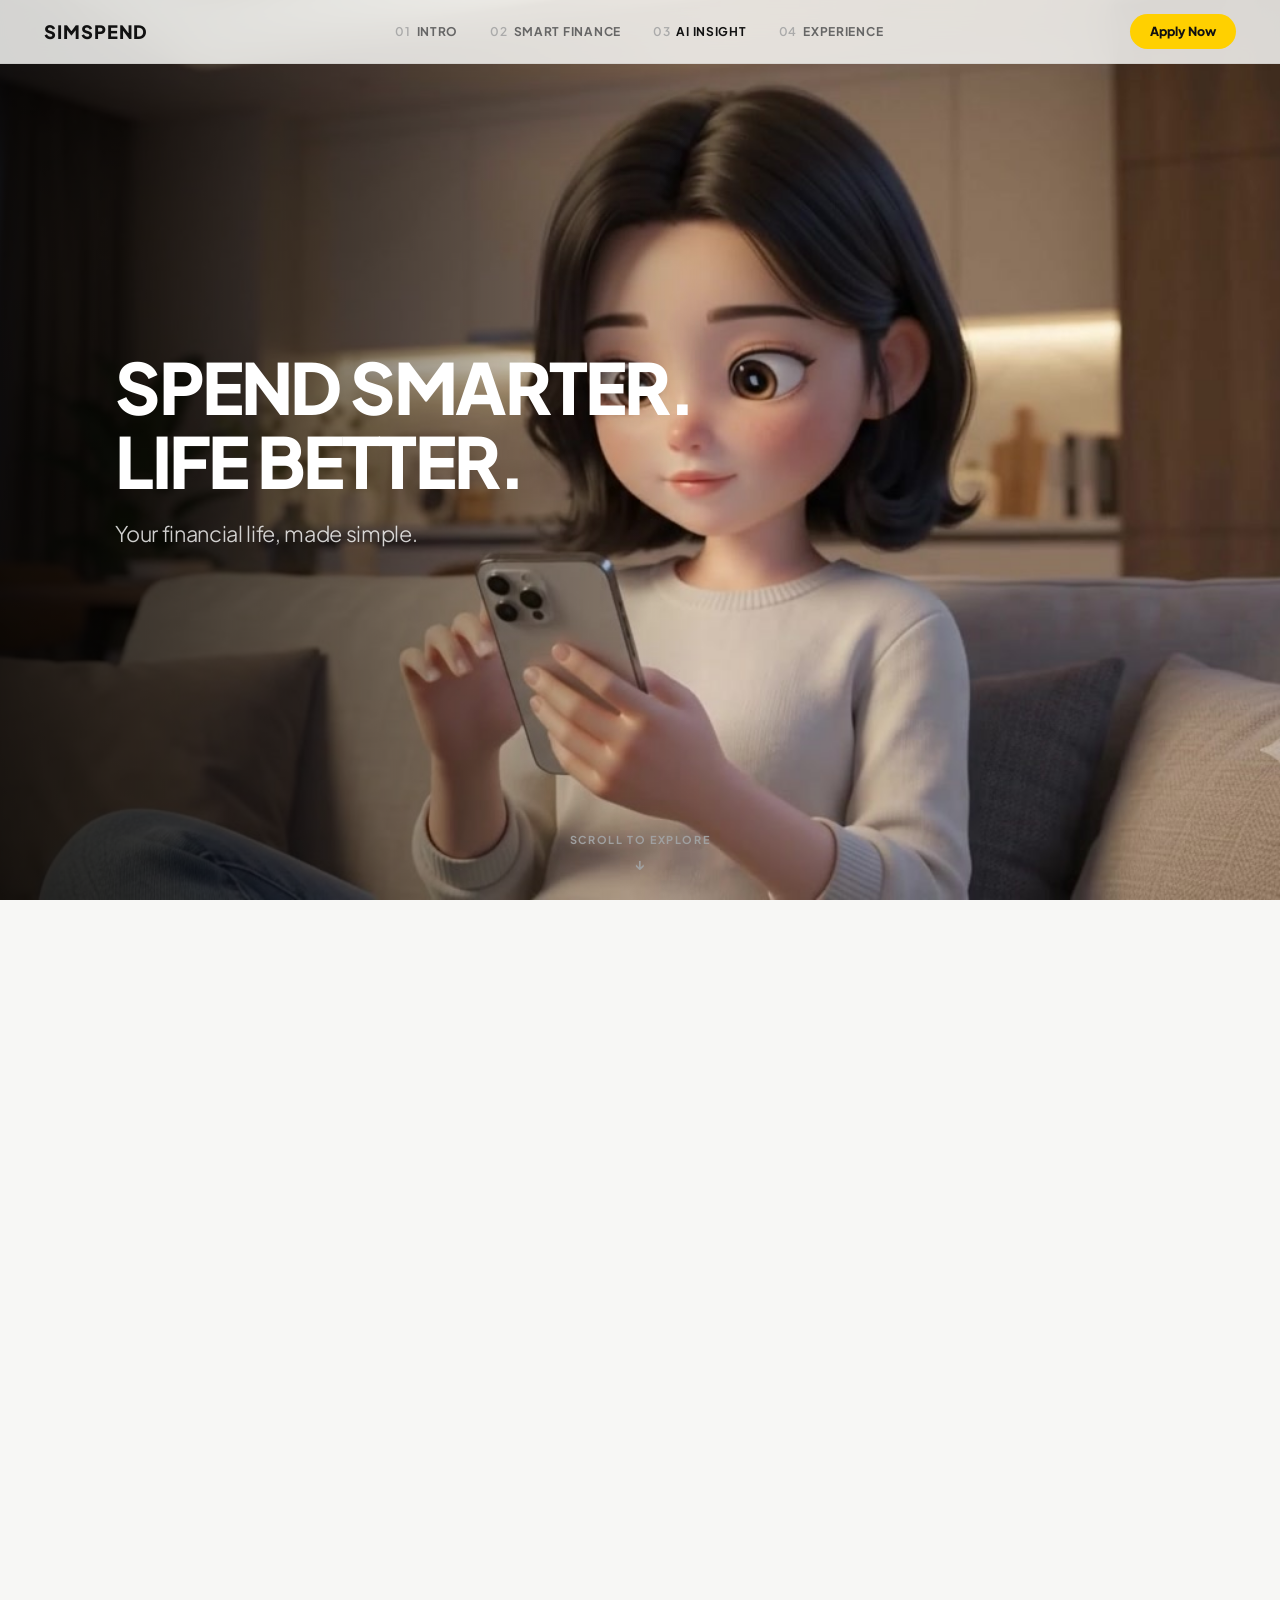
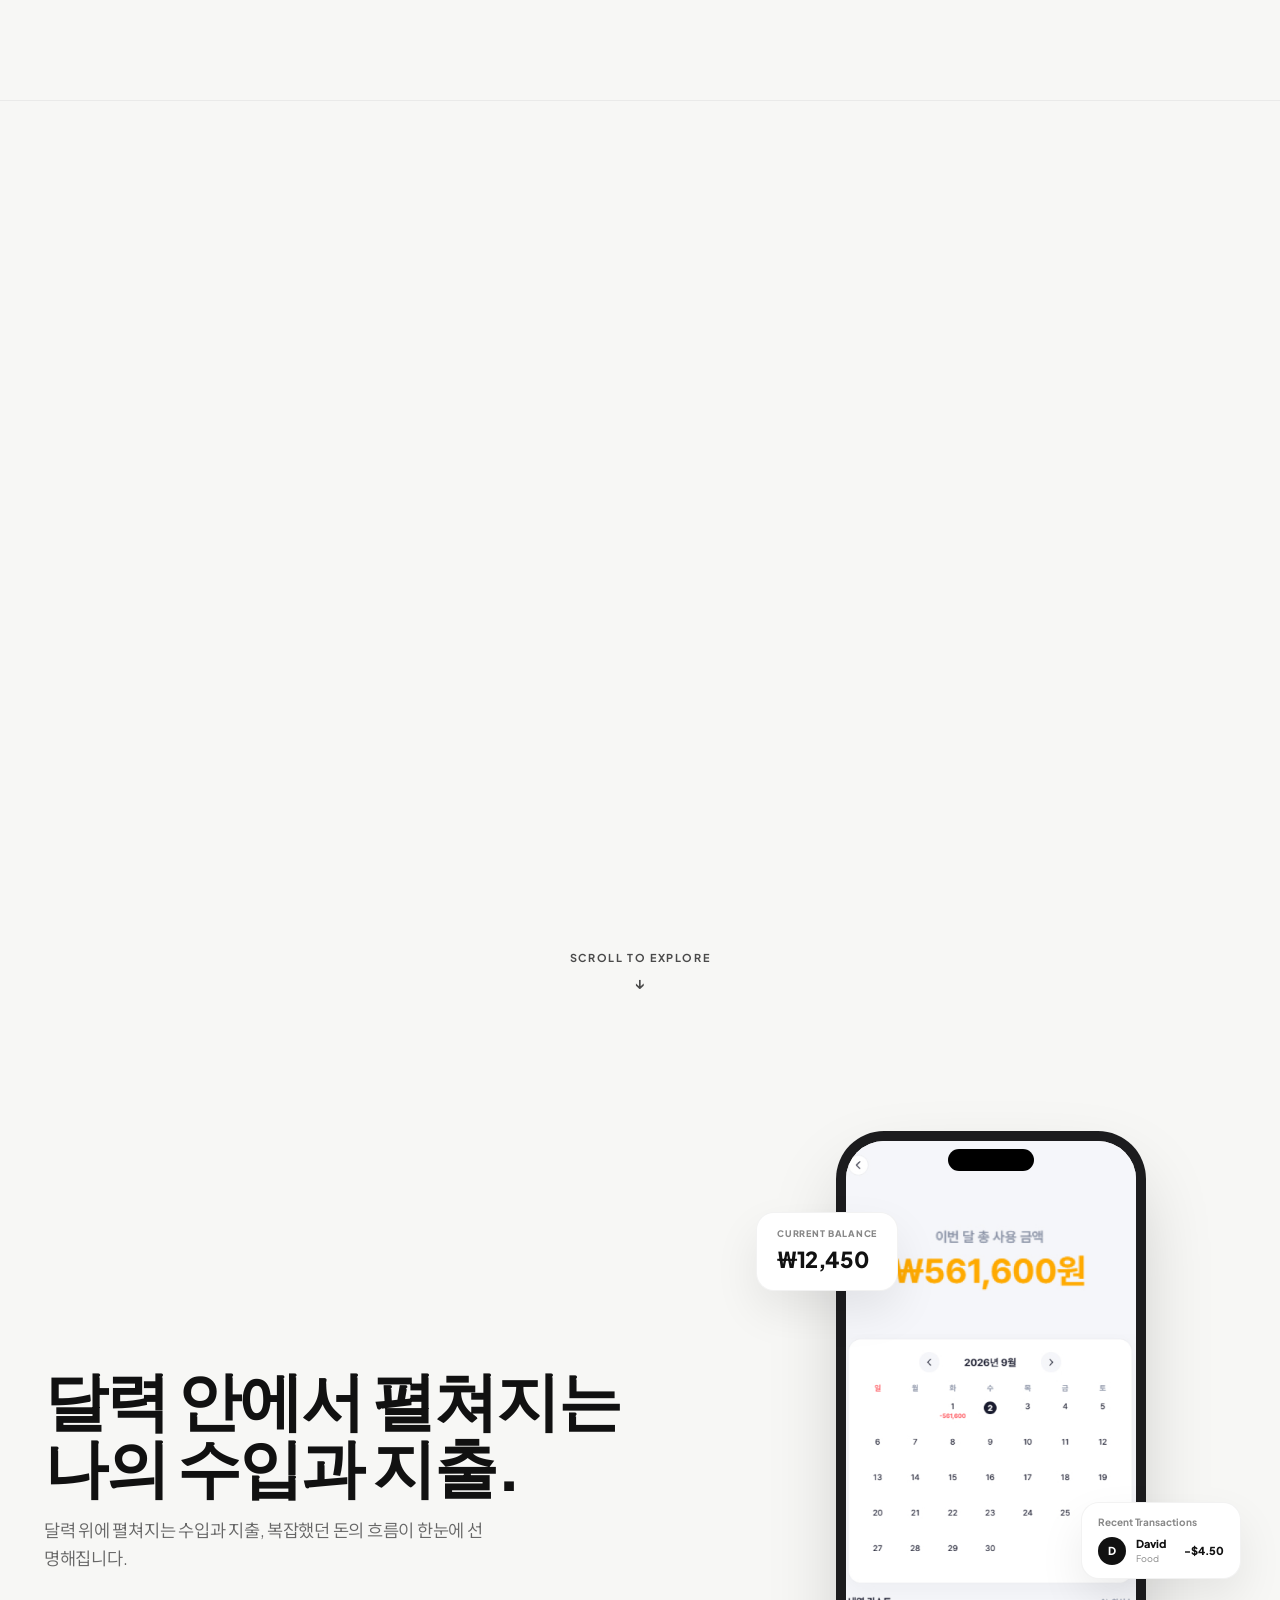
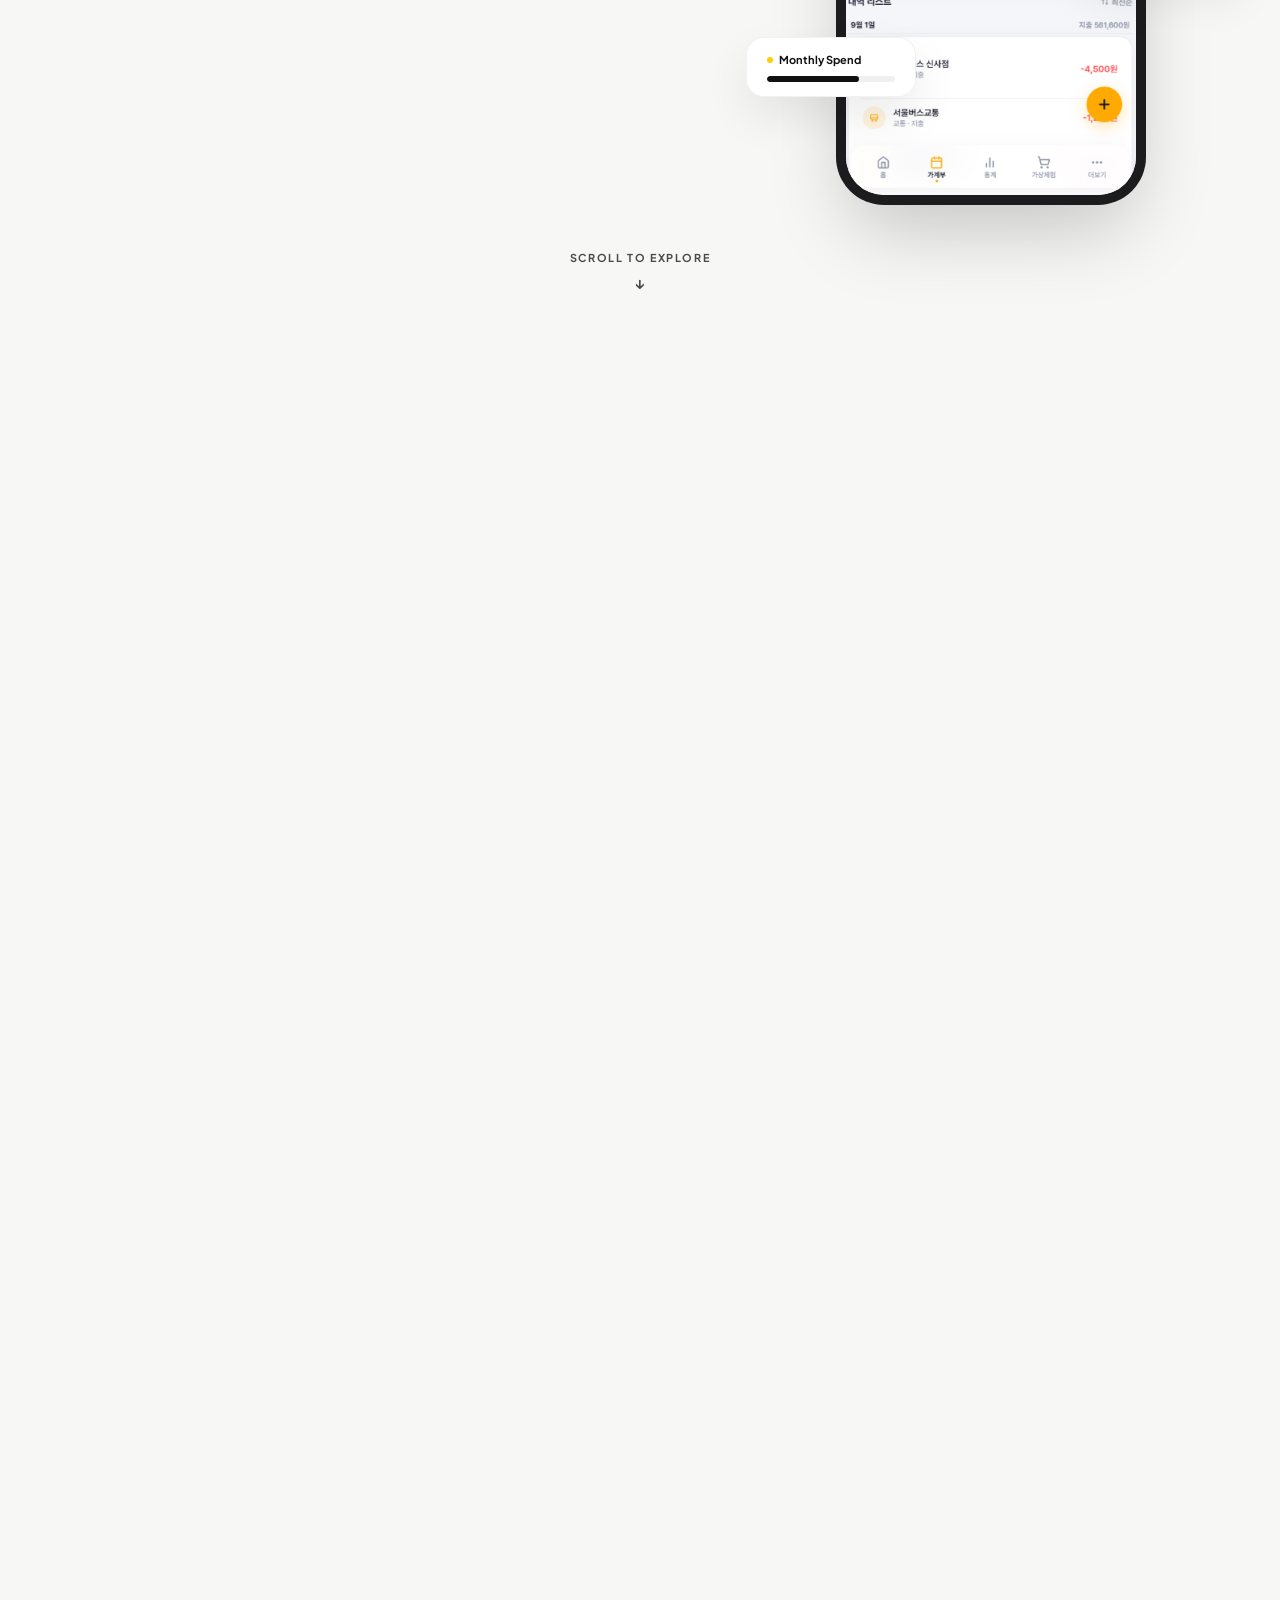
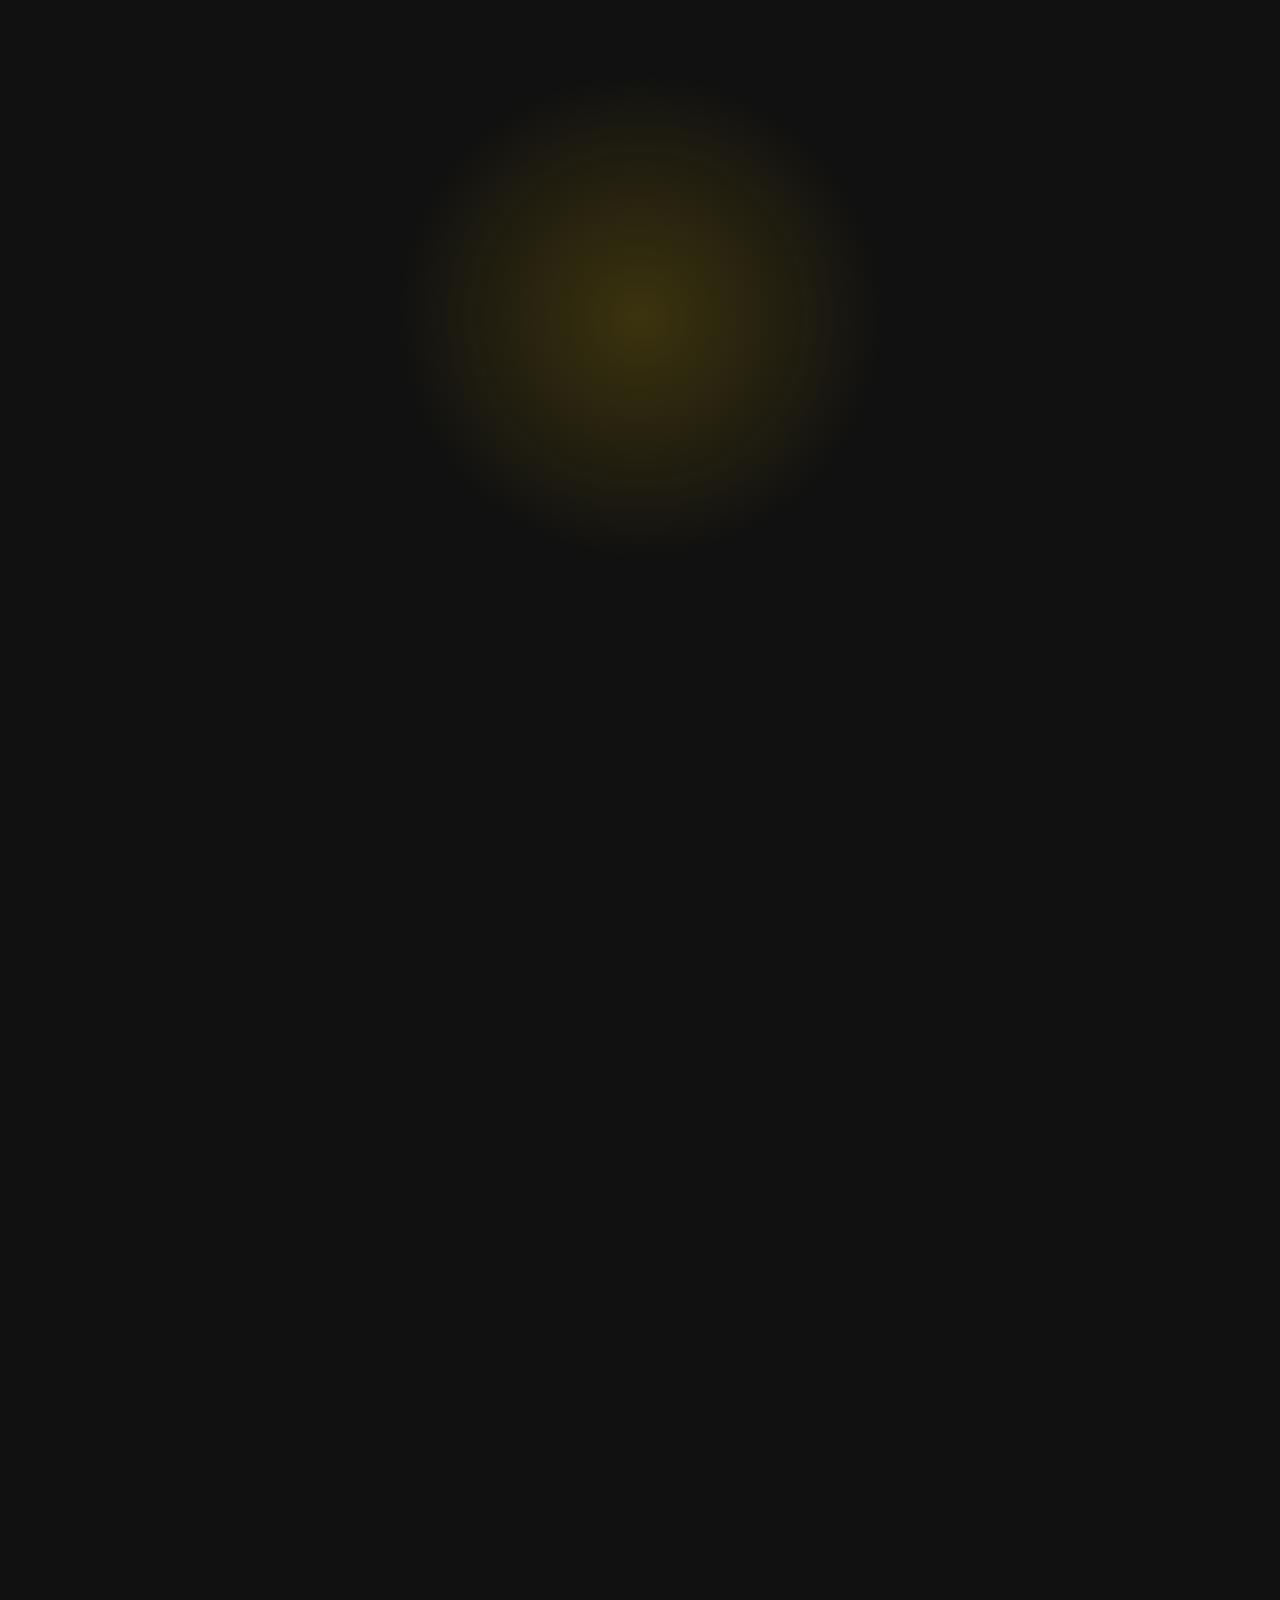
<file: index.html>
<!DOCTYPE html>
<html lang="en">

<head>
  <meta charset="UTF-8">
  <meta name="viewport" content="width=device-width, initial-scale=1.0">
  <title>SimSpend — Spend Smarter. Live Better.</title>
  <meta name="description"
    content="SimSpend personal finance application — track spending, understand your money with cinematic clarity, and make smarter financial decisions with AI insights.">
  <link rel="preconnect" href="https://fonts.googleapis.com">
  <link rel="preconnect" href="https://fonts.gstatic.com" crossorigin>
  <link
    href="https://fonts.googleapis.com/css2?family=Noto+Sans+KR:wght@300;400;500&family=Plus+Jakarta+Sans:ital,wght@0,300;0,400;0,500;0,600;0,700;0,800;1,800&display=swap"
    rel="stylesheet">
  <link rel="stylesheet" href="style.css">
</head>

<body>

  <!-- 01. NAVIGATION -->
  <header class="site-header" id="site-header">
    <div class="nav-container">
      <a href="#hero" class="nav-logo">SIMSPEND</a>
      <nav class="nav-menu">
        <a href="#hero" class="nav-link active"><span class="num">01</span> INTRO</a>
        <a href="#overview" class="nav-link"><span class="num">02</span> SMART FINANCE</a>
        <a href="#insight" class="nav-link"><span class="num">03</span> AI INSIGHT</a>
        <a href="#experience" class="nav-link"><span class="num">04</span> EXPERIENCE</a>
      </nav>
      <a href="#experience" class="nav-cta">Apply Now</a>
    </div>
  </header>

  <!-- 01.5 SCROLL SCRUBBING HERO SECTION -->
  <section class="scroll-hero-section" id="scroll-hero">
    <div class="scroll-hero-sticky">
      <canvas id="hero-canvas" class="hero-canvas"></canvas>
      <div class="hero-gradient-overlay" id="hero-gradient-overlay"></div>
      <div class="hero-copy-container" id="hero-copy-container">
        <h1 class="scroll-hero-title">
          SPEND SMARTER.<br>
          LIFE BETTER.
        </h1>
        <p class="scroll-hero-subtitle">Your financial life, made simple.</p>
      </div>
      <div class="hero-ending-copy" id="hero-ending-copy">
        <h2 class="ending-copy-title">SimSPEND</h2>
        <p class="ending-copy-subtitle">새로운 소비의 시작</p>
      </div>
      <div class="scroll-explore" id="scroll-hero-explore">
        <span>SCROLL TO EXPLORE</span>
        <div class="scroll-arrow">↓</div>
      </div>
    </div>
  </section>

  <!-- 02. HERO SECTION -->
  <section class="hero-section" id="hero">
    <div class="container hero-container">
      <div class="hero-text-content">
        <h1 class="hero-title">
          <span class="hero-title-line-wrap"><span class="hero-title-line">SPEND</span></span>
          <span class="hero-title-line-wrap"><span class="hero-title-line">SMARTER. LIVE</span></span>
          <span class="hero-title-line-wrap"><span class="hero-title-line">BETTER.</span></span>
        </h1>
        <p class="hero-subtitle">Your financial life, made simple.</p>
      </div>

      <div class="hero-visual">
        <div class="phone-wrapper hero-phone-wrap">
          <div class="phone-glow"></div>
          <div class="phone-device hero-phone">
            <div class="phone-island"></div>
            <div class="phone-screen">
              <img src="design/01.jpg" alt="SimSpend App Screen" class="hero-phone-img">
            </div>
          </div>
        </div>
      </div>

      <div class="scroll-explore">
        <span>SCROLL TO EXPLORE</span>
        <div class="scroll-arrow">↓</div>
      </div>
    </div>
  </section>

  <!-- 02.5 CORE EXPERIENCE SECTION -->
  <section class="features-section" id="features">
    <div class="container features-container">
      <div class="features-header">
        <span class="features-tag">WHY SIMSPEND</span>
        <h2 class="section-title center">
          소비를 바꾸는 새로운 경험
        </h2>
      </div>

      <div class="features-grid">
        <!-- Pillar 1 -->
        <div class="feature-card">
          <div class="feature-card-top">
            <span class="feature-step">01</span>
            <p class="feature-user-quote">“충동 소비를 줄일 수 있는 어플이 필요해요!”</p>
          </div>
          <div class="feature-visual-box">
            <div class="visual-icon-wrap icon-shield">
              <svg width="28" height="28" viewBox="0 0 24 24" fill="none" stroke="currentColor" stroke-width="2">
                <path d="M12 22s8-4 8-10V5l-8-3-8 3v7c0 6 8 10 8 10z" />
              </svg>
            </div>
          </div>
          <div class="feature-card-bottom">
            <h3 class="feature-main-msg">충동구매를 막아주는<br><span class="accent-highlight">새로운 소비 경험</span></h3>
          </div>
        </div>

        <!-- Pillar 2 -->
        <div class="feature-card">
          <div class="feature-card-top">
            <span class="feature-step">02</span>
            <p class="feature-user-quote">“다 똑같은 가계부 어플 어디 없을까요?<br>새롭고 재밌는 가계부가 필요해요.”</p>
          </div>
          <div class="feature-visual-box">
            <div class="visual-icon-wrap icon-sparkle">
              <svg width="28" height="28" viewBox="0 0 24 24" fill="none" stroke="currentColor" stroke-width="2">
                <polygon
                  points="12 2 15.09 8.26 22 9.27 17 14.14 18.18 21.02 12 17.77 5.82 21.02 7 14.14 2 9.27 8.91 8.26 12 2" />
              </svg>
            </div>
          </div>
          <div class="feature-card-bottom">
            <h3 class="feature-main-msg">기존 가계부와<br><span class="accent-highlight">차별화된 새로운 방식</span></h3>
          </div>
        </div>

        <!-- Pillar 3 -->
        <div class="feature-card">
          <div class="feature-card-top">
            <span class="feature-step">03</span>
            <p class="feature-user-quote">“가계부는 소비한 뒤에 기록할 뿐,<br>결제 전에는 도움을 주지 못해요.”</p>
          </div>
          <div class="feature-visual-box">
            <div class="visual-icon-wrap icon-lightning">
              <svg width="28" height="28" viewBox="0 0 24 24" fill="none" stroke="currentColor" stroke-width="2">
                <polygon points="13 2 3 14 12 14 11 22 21 10 12 10 13 2" />
              </svg>
            </div>
          </div>
          <div class="feature-card-bottom">
            <h3 class="feature-main-msg">기록을 넘어<br><span class="accent-highlight">결제 전 소비까지 관리</span></h3>
          </div>
        </div>
      </div>
    </div>
    <div class="scroll-explore theme-dark">
      <span>SCROLL TO EXPLORE</span>
      <div class="scroll-arrow">↓</div>
    </div>
  </section>

  <!-- 03. OVERVIEW SECTION -->
  <section class="overview-section" id="overview">
    <div class="overview-sticky-wrapper">
      <div class="container overview-container">

        <!-- LEFT FIXED TEXT COLUMN (PURE CROSS FADE) -->
        <div class="overview-text-column">

          <div class="overview-text-item active" data-step="0">
            <h2 class="section-title">
              달력 안에서 펼쳐지는<br>
              나의 수입과 지출.
            </h2>
            <p class="section-subtitle">
              달력 위에 펼쳐지는 수입과 지출, 복잡했던 돈의 흐름이 한눈에 선명해집니다.
            </p>
          </div>

          <div class="overview-text-item" data-step="1">
            <h2 class="section-title">
              복잡한 소비 지출 통계,<br>
              이제 더 명확하게.
            </h2>
            <p class="section-subtitle">
              복잡했던 통계를 더 단순하게, 필요한 정보는 더 명확하게 보여줍니다.
            </p>
          </div>

          <div class="overview-text-item" data-step="2">
            <h2 class="section-title">
              미리 경험하고,<br>
              달라지는 소비.
            </h2>
            <p class="section-subtitle">
              가상 구매와 가상 배달로 소비를 미리 경험하고, 실제 지출 전 선택을 확인할 수 있습니다.
            </p>
          </div>

          <div class="overview-text-item" data-step="3">
            <h2 class="section-title">
              미리 만나는,<br>
              새로운 소비 경험.
            </h2>
            <p class="section-subtitle">
              실제 소비 전 새로운 쇼핑 경험을 먼저 만나보세요.
            </p>
          </div>

        </div>

        <!-- RIGHT VERTICAL SLIDING MOCKUP COLUMN -->
        <div class="overview-visual-column">

          <!-- STEP 01 -->
          <div class="overview-phone-step active" data-step="0">
            <div class="phone-wrapper overview-phone-wrap">
              <div class="phone-device overview-phone">
                <div class="phone-island"></div>
                <div class="phone-screen">
                  <img src="design/02.jpg" alt="Overview Screen 02" class="overview-phone-img">
                </div>
              </div>
              <div class="floating-card card-balance">
                <div class="card-label">CURRENT BALANCE</div>
                <div class="card-value">₩12,450</div>
              </div>
              <div class="floating-card card-monthly">
                <div class="card-header-sm">
                  <span class="dot-indicator"></span>
                  <span>Monthly Spend</span>
                </div>
                <div class="card-bar-wrap">
                  <div class="card-bar-fill" style="width: 72%;"></div>
                </div>
              </div>
              <div class="floating-card card-transactions">
                <div class="card-tx-title">Recent Transactions</div>
                <div class="card-tx-row">
                  <div class="tx-avatar">D</div>
                  <div class="tx-meta">
                    <span class="name">David</span>
                    <span class="cat">Food</span>
                  </div>
                  <span class="price">-$4.50</span>
                </div>
              </div>
            </div>
          </div>

          <!-- STEP 02 -->
          <div class="overview-phone-step" data-step="1">
            <div class="phone-wrapper overview-phone-wrap">
              <div class="phone-device overview-phone">
                <div class="phone-island"></div>
                <div class="phone-screen">
                  <img src="design/03.jpg" alt="Overview Screen 03" class="overview-phone-img">
                </div>
              </div>
              <div class="floating-card card-balance">
                <div class="card-label">CURRENT BALANCE</div>
                <div class="card-value">₩12,450</div>
              </div>
              <div class="floating-card card-monthly">
                <div class="card-header-sm">
                  <span class="dot-indicator"></span>
                  <span>Monthly Spend</span>
                </div>
                <div class="card-bar-wrap">
                  <div class="card-bar-fill" style="width: 72%;"></div>
                </div>
              </div>
              <div class="floating-card card-transactions">
                <div class="card-tx-title">Recent Transactions</div>
                <div class="card-tx-row">
                  <div class="tx-avatar">D</div>
                  <div class="tx-meta">
                    <span class="name">David</span>
                    <span class="cat">Food</span>
                  </div>
                  <span class="price">-$4.50</span>
                </div>
              </div>
            </div>
          </div>

          <!-- STEP 03 -->
          <div class="overview-phone-step" data-step="2">
            <div class="phone-wrapper overview-phone-wrap">
              <div class="phone-device overview-phone">
                <div class="phone-island"></div>
                <div class="phone-screen">
                  <img src="design/04.jpg" alt="Overview Screen 04" class="overview-phone-img">
                </div>
              </div>
              <div class="floating-card card-balance">
                <div class="card-label">CURRENT BALANCE</div>
                <div class="card-value">₩12,450</div>
              </div>
              <div class="floating-card card-monthly">
                <div class="card-header-sm">
                  <span class="dot-indicator"></span>
                  <span>Monthly Spend</span>
                </div>
                <div class="card-bar-wrap">
                  <div class="card-bar-fill" style="width: 72%;"></div>
                </div>
              </div>
              <div class="floating-card card-transactions">
                <div class="card-tx-title">Recent Transactions</div>
                <div class="card-tx-row">
                  <div class="tx-avatar">D</div>
                  <div class="tx-meta">
                    <span class="name">David</span>
                    <span class="cat">Food</span>
                  </div>
                  <span class="price">-$4.50</span>
                </div>
              </div>
            </div>
          </div>

          <!-- STEP 04 -->
          <div class="overview-phone-step" data-step="3">
            <div class="phone-wrapper overview-phone-wrap">
              <div class="phone-device overview-phone">
                <div class="phone-island"></div>
                <div class="phone-screen">
                  <img src="design/05.jpg" alt="Overview Screen 05" class="overview-phone-img">
                </div>
              </div>
              <div class="floating-card card-balance">
                <div class="card-label">CURRENT BALANCE</div>
                <div class="card-value">₩12,450</div>
              </div>
              <div class="floating-card card-monthly">
                <div class="card-header-sm">
                  <span class="dot-indicator"></span>
                  <span>Monthly Spend</span>
                </div>
                <div class="card-bar-wrap">
                  <div class="card-bar-fill" style="width: 72%;"></div>
                </div>
              </div>
              <div class="floating-card card-transactions">
                <div class="card-tx-title">Recent Transactions</div>
                <div class="card-tx-row">
                  <div class="tx-avatar">D</div>
                  <div class="tx-meta">
                    <span class="name">David</span>
                    <span class="cat">Food</span>
                  </div>
                  <span class="price">-$4.50</span>
                </div>
              </div>
            </div>
          </div>



        </div>

      </div>
      <div class="scroll-explore theme-dark" id="overview-scroll-explore">
        <span>SCROLL TO EXPLORE</span>
        <div class="scroll-arrow">↓</div>
      </div>
    </div>
  </section>


  <!-- 04. INSIGHT SECTION (DARK BG) -->
  <section class="insight-section" id="insight">
    <div class="insight-sticky-wrapper">
      <div class="container insight-container">

        <div class="insight-header">
          <h2 class="section-title light center">YOUR SPENDING, MADE CLEAR.</h2>
          <p class="section-subtitle light center">복잡한 소비 데이터는 간결하게, 필요한 인사이트는 더 선명하게.</p>
        </div>

        <div class="insight-visual">
          <div class="insight-radial-glow"></div>

          <div class="insight-fan-wrapper">
            <!-- 10.jpg (Outermost Left - 4th Fan-out) -->
            <div class="insight-fan-item fan-left-4">
              <div class="phone-device insight-phone">
                <div class="phone-island"></div>
                <div class="phone-screen">
                  <img src="design/10.jpg" alt="Insight Screen 10" class="insight-phone-img">
                </div>
              </div>
            </div>

            <!-- 04.png (Outer Left - 3rd Fan-out) -->
            <div class="insight-fan-item fan-left-3">
              <div class="phone-device insight-phone">
                <div class="phone-island"></div>
                <div class="phone-screen">
                  <img src="design/04.jpg" alt="Insight Screen 04" class="insight-phone-img">
                </div>
              </div>
            </div>

            <!-- 05.png (Middle Left - 2nd Fan-out) -->
            <div class="insight-fan-item fan-left-2">
              <div class="phone-device insight-phone">
                <div class="phone-island"></div>
                <div class="phone-screen">
                  <img src="design/05.jpg" alt="Insight Screen 05" class="insight-phone-img">
                </div>
              </div>
            </div>

            <!-- 08.png (Inner Left - 1st Fan-out) -->
            <div class="insight-fan-item fan-left-1">
              <div class="phone-device insight-phone">
                <div class="phone-island"></div>
                <div class="phone-screen">
                  <img src="design/08.jpg" alt="Insight Screen 08" class="insight-phone-img">
                </div>
              </div>
            </div>

            <!-- 01.png (Center Main - Always Center) -->
            <div class="insight-fan-item fan-center-main">
              <div class="phone-device insight-phone main-phone">
                <div class="phone-island"></div>
                <div class="phone-screen">
                  <img src="design/01.jpg" alt="Insight Screen 01" class="insight-phone-img">
                </div>
              </div>
            </div>

            <!-- 02.png (Inner Right - 1st Fan-out) -->
            <div class="insight-fan-item fan-right-1">
              <div class="phone-device insight-phone">
                <div class="phone-island"></div>
                <div class="phone-screen">
                  <img src="design/02.jpg" alt="Insight Screen 02" class="insight-phone-img">
                </div>
              </div>
            </div>

            <!-- 07.png (Middle Right - 2nd Fan-out) -->
            <div class="insight-fan-item fan-right-2">
              <div class="phone-device insight-phone">
                <div class="phone-island"></div>
                <div class="phone-screen">
                  <img src="design/07.jpg" alt="Insight Screen 07" class="insight-phone-img">
                </div>
              </div>
            </div>

            <!-- 03.png (Outer Right - 3rd Fan-out) -->
            <div class="insight-fan-item fan-right-3">
              <div class="phone-device insight-phone">
                <div class="phone-island"></div>
                <div class="phone-screen">
                  <img src="design/03.jpg" alt="Insight Screen 03" class="insight-phone-img">
                </div>
              </div>
            </div>

            <!-- 09.jpg (Outermost Right - 4th Fan-out) -->
            <div class="insight-fan-item fan-right-4">
              <div class="phone-device insight-phone">
                <div class="phone-island"></div>
                <div class="phone-screen">
                  <img src="design/09.jpg" alt="Insight Screen 09" class="insight-phone-img">
                </div>
              </div>
            </div>
          </div>

        </div>

        <p class="insight-footer-text">Understand your spending. Make better decisions.</p>
      </div>
      <div class="scroll-explore theme-light" id="insight-scroll-explore">
        <span>SCROLL TO EXPLORE</span>
        <div class="scroll-arrow">↓</div>
      </div>
    </div>
  </section>




  <!-- 05. APP EXPERIENCE & CTA SECTION -->
  <section class="experience-section" id="experience">
    <div class="container experience-container">
      <div class="experience-header">
        <h2 class="experience-title">이제, 당신의 차례입니다.</h2>
        <p class="experience-subtitle">새로운 소비를 만나는 가장 쉬운 방법.</p>
      </div>

      <div class="experience-phone-wrapper">
        <div class="phone-device cta-phone">
          <div class="phone-island"></div>
          <div class="phone-screen cta-phone-screen">
            <div class="cta-app-bar">
              <span class="cta-app-brand">SimSPEND</span>
            </div>

            <div class="cta-qr-container">
              <p class="cta-qr-header">직접 경험해 보세요</p>
              <div class="cta-qr-frame">
                <img src="design/qr.jpg" alt="SimSpend QR Code" class="cta-qr-img">
              </div>
              <span class="cta-qr-tag">SCAN TO EXPERIENCE</span>
            </div>

            <div class="cta-app-bottom-space"></div>
          </div>
        </div>
      </div>

      <div class="experience-footer">
        <p class="experience-cta-text">QR을 스캔하고 SimSPEND를 경험해보세요.</p>
        <div class="experience-meta">
          SIMSPEND | PERSONAL FINANCE APPLICATION UI / UX DESIGN | 2026
        </div>
      </div>
    </div>
  </section>


  <!-- 07. FOOTER -->
  <footer class="site-footer">
    <div class="container footer-container">
      <div class="footer-left">
        <a href="#hero" class="footer-logo">SIMSPEND</a>
      </div>
      <div class="footer-center">
        <span>© 2026 SIMSPEND. CINEMATIC FINTECH EXPERIENCE.</span>
      </div>
      <div class="footer-right">
        <a href="#">Privacy Policy</a>
        <a href="#">Terms of Service</a>
        <a href="#">Security</a>
        <a href="#">Status</a>
      </div>
    </div>
  </footer>

  <script src="main.js"></script>
</body>

</html>
</file>
<file: style.css>
/* ==========================================================================
   SIMSPEND - LANDING PAGE DESIGN SYSTEM & STYLESHEET
   ========================================================================== */

/* --- RESET & DESIGN TOKENS --- */
*, *::before, *::after {
  box-sizing: border-box;
  margin: 0;
  padding: 0;
}

:root {
  --bg-light: #F7F7F5;
  --bg-dark: #111111;
  --text-dark: #111111;
  --text-muted: #666666;
  --text-light: #FFFFFF;
  --text-dark-muted: #888888;
  --accent-yellow: #FFD000;
  --accent-yellow-hover: #FFE033;
  --border-light: rgba(0, 0, 0, 0.08);
  --border-dark: rgba(255, 255, 255, 0.12);
  --font-family: 'Plus Jakarta Sans', -apple-system, BlinkMacSystemFont, 'Segoe UI', Roboto, sans-serif;
  --header-height: 64px;
}

html {
  font-family: var(--font-family);
  background-color: var(--bg-light);
  color: var(--text-dark);
  scroll-behavior: smooth;
  -webkit-font-smoothing: antialiased;
}

body {
  overflow-x: hidden;
  line-height: 1.5;
}

a {
  color: inherit;
  text-decoration: none;
}

/* --- LAYOUT CONTAINER --- */
.container {
  width: 100%;
  max-width: 1240px;
  margin: 0 auto;
  padding: 0 24px;
}

/* --- TYPOGRAPHY UTILITIES --- */
.section-title {
  font-size: clamp(2.4rem, 5vw, 4.2rem);
  font-weight: 800;
  line-height: 1.05;
  letter-spacing: -0.035em;
  color: var(--text-dark);
  text-transform: uppercase;
}

.section-title.light {
  color: var(--text-light);
}

.section-title.center {
  text-align: center;
}

.section-subtitle {
  font-family: 'Plus Jakarta Sans', 'Noto Sans KR', -apple-system, BlinkMacSystemFont, 'Segoe UI', Roboto, sans-serif;
  font-size: 1.1rem;
  color: var(--text-muted);
  font-weight: 350;
  letter-spacing: -0.015em;
  line-height: 1.6;
  margin-top: 1rem;
  max-width: 440px;
}

.section-subtitle.light {
  color: #999999;
}


/* ==========================================================================
   01. NAVIGATION
   ========================================================================== */
.site-header {
  position: fixed;
  top: 0;
  left: 0;
  width: 100%;
  height: var(--header-height);
  z-index: 1000;
  background: rgba(247, 247, 245, 0.85);
  backdrop-filter: blur(16px);
  -webkit-backdrop-filter: blur(16px);
  border-bottom: 1px solid rgba(0, 0, 0, 0.05);
  transition: background 0.3s ease, border-color 0.3s ease;
}

.site-header.scrolled {
  background: rgba(247, 247, 245, 0.95);
  box-shadow: 0 4px 20px rgba(0, 0, 0, 0.04);
}

.nav-container {
  max-width: 1240px;
  height: 100%;
  margin: 0 auto;
  padding: 0 24px;
  display: flex;
  align-items: center;
  justify-content: space-between;
}

.nav-logo {
  font-size: 1.15rem;
  font-weight: 800;
  letter-spacing: 0.05em;
  color: var(--text-dark);
}

.nav-menu {
  display: flex;
  align-items: center;
  gap: 32px;
}

.nav-link {
  font-size: 0.75rem;
  font-weight: 700;
  letter-spacing: 0.06em;
  color: var(--text-muted);
  transition: color 0.2s ease;
  display: flex;
  align-items: center;
  gap: 6px;
}

.nav-link .num {
  color: #AAAAAA;
  font-weight: 600;
}

.nav-link:hover, .nav-link.active {
  color: var(--text-dark);
}

.nav-cta {
  background: var(--accent-yellow);
  color: var(--text-dark);
  font-size: 0.78rem;
  font-weight: 800;
  padding: 8px 20px;
  border-radius: 999px;
  position: relative;
  overflow: hidden;
  transition: transform 0.3s cubic-bezier(0.16, 1, 0.3, 1), background 0.3s ease, box-shadow 0.3s ease;
}

.nav-cta::after {
  content: '';
  position: absolute;
  top: -50%;
  left: -75%;
  width: 50%;
  height: 200%;
  background: linear-gradient(
    90deg,
    rgba(255, 255, 255, 0) 0%,
    rgba(255, 255, 255, 0.5) 50%,
    rgba(255, 255, 255, 0) 100%
  );
  transform: rotate(25deg);
  transition: transform 0.6s cubic-bezier(0.19, 1, 0.22, 1);
  pointer-events: none;
}

.nav-cta:hover {
  background: var(--accent-yellow-hover);
  transform: translateY(-2px) scale(1.03);
  box-shadow: 0 6px 18px rgba(255, 208, 0, 0.35);
}

.nav-cta:hover::after {
  transform: translate(260%, 0) rotate(25deg);
}


/* ==========================================================================
   02. HERO SECTION
   ========================================================================== */
.hero-section {
  position: relative;
  min-height: 100vh;
  padding-top: calc(var(--header-height) + 40px);
  padding-bottom: 60px;
  display: flex;
  align-items: center;
  background-color: var(--bg-light);
  overflow: hidden;
}

.hero-container {
  display: grid;
  grid-template-columns: 1.1fr 1fr;
  align-items: center;
  gap: 40px;
  width: 100%;
}

.hero-text-content {
  z-index: 2;
}

.hero-title {
  font-size: clamp(3.2rem, 6.2vw, 5.6rem);
  font-weight: 800;
  line-height: 1.02;
  letter-spacing: -0.035em;
  color: var(--text-dark);
  text-transform: uppercase;
}

.hero-title-line-wrap {
  display: block;
  overflow: hidden;
}

.hero-title-line {
  display: block;
  will-change: transform, opacity;
}

.hero-subtitle {
  font-size: 1.25rem;
  color: var(--text-muted);
  font-weight: 500;
  margin-top: 1.75rem;
}

.hero-visual {
  display: flex;
  justify-content: center;
  align-items: center;
  position: relative;
}

.hero-phone-wrap {
  transform: rotate(-6deg) translateY(-10px);
  transition: transform 0.5s ease;
}

.hero-phone-wrap:hover {
  transform: rotate(-3deg) translateY(-18px);
}

.scroll-explore {
  position: absolute;
  bottom: 24px;
  left: 50%;
  transform: translateX(-50%);
  display: flex;
  flex-direction: column;
  align-items: center;
  gap: 6px;
  font-size: 0.68rem;
  font-weight: 700;
  letter-spacing: 0.15em;
  color: #A0A0A0;
  z-index: 5;
  transition: opacity 0.1s linear;
}

.scroll-arrow {
  font-size: 0.9rem;
  animation: bounce 2s infinite ease-in-out;
}

@keyframes bounce {
  0%, 100% { transform: translateY(0); }
  50% { transform: translateY(6px); }
}

/* Reusable theme variations for section scroll indicators */
.scroll-explore.theme-dark {
  color: #4A4A4A;
}

.scroll-explore.theme-light {
  color: rgba(255, 255, 255, 0.85);
}

.scroll-explore.theme-yellow {
  color: #111111;
}

#insight-scroll-explore {
  z-index: 25;
}



/* ==========================================================================
   IPHONE MOCKUP VECTOR SYSTEM
   ========================================================================== */
.phone-wrapper {
  position: relative;
  display: inline-block;
}

.phone-glow {
  position: absolute;
  top: 50%;
  left: 50%;
  transform: translate(-50%, -50%);
  width: 120%;
  height: 120%;
  background: radial-gradient(circle, rgba(255, 208, 0, 0.22) 0%, rgba(255, 208, 0, 0) 70%);
  pointer-events: none;
  z-index: 0;
}

.phone-device {
  position: relative;
  width: 310px;
  height: 630px;
  background: #1C1C1E;
  border-radius: 46px;
  padding: 10px;
  box-shadow: 
    0 30px 60px -15px rgba(0, 0, 0, 0.25),
    0 10px 20px -5px rgba(0, 0, 0, 0.15),
    inset 0 0 0 2px rgba(255, 255, 255, 0.12),
    inset 0 0 0 4px rgba(0, 0, 0, 0.6);
  z-index: 1;
}

.hero-phone {
  width: 310px;
  height: auto;
  aspect-ratio: 402 / 874;
  border-radius: 48px;
}

.phone-island {
  position: absolute;
  top: 18px;
  left: 50%;
  transform: translateX(-50%);
  width: 86px;
  height: 22px;
  background: #000000;
  border-radius: 20px;
  z-index: 20;
}

.phone-screen {
  position: relative;
  width: 100%;
  height: 100%;
  background: #FAF9F6;
  border-radius: 38px;
  overflow: hidden;
  display: flex;
  flex-direction: column;
  font-family: var(--font-family);
  color: #111;
}

.hero-phone-img {
  width: 100%;
  height: 100%;
  object-fit: cover;
  object-position: top center;
  display: block;
}

/* Phone Screen App UI Components */
.app-status-bar {
  display: flex;
  justify-content: space-between;
  align-items: center;
  padding: 14px 22px 4px 24px;
  font-size: 11px;
  font-weight: 700;
  color: #111;
  z-index: 5;
}

.app-status-bar.light-bar {
  color: #FFF;
}

.app-header {
  display: flex;
  justify-content: space-between;
  align-items: center;
  padding: 10px 20px;
}

.user-profile {
  display: flex;
  align-items: center;
  gap: 10px;
}

.user-profile .avatar {
  width: 36px;
  height: 36px;
  border-radius: 50%;
  overflow: hidden;
  border: 1.5px solid #FFF;
  box-shadow: 0 2px 6px rgba(0,0,0,0.1);
}

.user-profile .avatar img {
  width: 100%;
  height: 100%;
  object-fit: cover;
}

.user-profile .greeting {
  display: block;
  font-size: 10px;
  color: #888;
  font-weight: 600;
}

.user-profile .user-name {
  display: block;
  font-size: 13px;
  font-weight: 800;
  color: #111;
  line-height: 1.1;
}

.app-icon-btn {
  width: 32px;
  height: 32px;
  background: #FFFFFF;
  border-radius: 50%;
  display: flex;
  align-items: center;
  justify-content: center;
  box-shadow: 0 2px 8px rgba(0,0,0,0.06);
}

.app-balance-card {
  background: #FFFFFF;
  margin: 8px 16px;
  padding: 16px;
  border-radius: 20px;
  box-shadow: 0 10px 25px rgba(0,0,0,0.04);
  border: 1px solid rgba(0,0,0,0.03);
}

.balance-label {
  font-size: 10px;
  font-weight: 700;
  color: #888;
  text-transform: uppercase;
  letter-spacing: 0.5px;
}

.balance-amount {
  font-size: 26px;
  font-weight: 800;
  color: #111;
  margin: 2px 0 4px 0;
  letter-spacing: -0.03em;
}

.balance-change.positive {
  display: inline-flex;
  align-items: center;
  gap: 4px;
  font-size: 10px;
  font-weight: 700;
  color: #00B050;
  background: rgba(0, 176, 80, 0.08);
  padding: 3px 8px;
  border-radius: 99px;
}

.app-actions-grid {
  display: grid;
  grid-template-columns: repeat(4, 1fr);
  gap: 8px;
  margin: 10px 16px;
}

.action-item {
  display: flex;
  flex-direction: column;
  align-items: center;
  gap: 4px;
}

.action-icon {
  width: 44px;
  height: 44px;
  background: #FFFFFF;
  border-radius: 14px;
  display: flex;
  align-items: center;
  justify-content: center;
  font-size: 14px;
  font-weight: 700;
  box-shadow: 0 4px 12px rgba(0,0,0,0.04);
}

.action-item span {
  font-size: 9px;
  font-weight: 700;
  color: #666;
}

.app-chart-section {
  background: #FFFFFF;
  margin: 10px 16px;
  padding: 14px;
  border-radius: 20px;
  box-shadow: 0 10px 25px rgba(0,0,0,0.04);
}

.chart-header {
  display: flex;
  justify-content: space-between;
  font-size: 11px;
  font-weight: 700;
  margin-bottom: 12px;
}

.chart-val {
  color: var(--text-dark);
}

.mini-chart {
  display: flex;
  align-items: flex-end;
  justify-content: space-between;
  height: 65px;
  padding-top: 10px;
}

.chart-bar {
  width: 12%;
  height: var(--h);
  background: #EAEAE6;
  border-radius: 6px;
  position: relative;
  display: flex;
  justify-content: center;
  transition: background 0.3s ease;
}

.chart-bar.active {
  background: var(--text-dark);
}

.chart-bar span {
  position: absolute;
  bottom: -16px;
  font-size: 8px;
  font-weight: 700;
  color: #AAA;
}

.app-transactions-preview {
  margin: 16px 16px 0 16px;
}

.tx-header {
  display: flex;
  justify-content: space-between;
  align-items: center;
  font-size: 11px;
  font-weight: 700;
  margin-bottom: 8px;
}

.tx-header a {
  font-size: 10px;
  color: #888;
}

.tx-list {
  display: flex;
  flex-direction: column;
  gap: 8px;
}

.tx-item {
  display: flex;
  align-items: center;
  gap: 10px;
  background: #FFFFFF;
  padding: 10px 12px;
  border-radius: 14px;
  box-shadow: 0 2px 8px rgba(0,0,0,0.03);
}

.tx-icon {
  width: 30px;
  height: 30px;
  border-radius: 10px;
  background: #F0F0EE;
  display: flex;
  align-items: center;
  justify-content: center;
  font-size: 12px;
  font-weight: 700;
}

.tx-info {
  flex: 1;
}

.tx-title {
  font-size: 11px;
  font-weight: 800;
}

.tx-sub {
  font-size: 9px;
  color: #888;
}

.tx-amount {
  font-size: 11px;
  font-weight: 800;
  color: #111;
}


/* ==========================================================================
   03. OVERVIEW SECTION (FIXED LEFT TEXT FADE + RIGHT MOCKUP VERTICAL SLIDE)
   ========================================================================== */
.overview-section {
  position: relative;
  height: 400vh;
  background-color: var(--bg-light);
}

.overview-sticky-wrapper {
  position: sticky;
  top: 0;
  height: 100vh;
  width: 100%;
  overflow: hidden;
  display: flex;
  align-items: center;
  justify-content: center;
}

.overview-container {
  display: grid;
  grid-template-columns: 1.15fr 0.85fr;
  align-items: center;
  gap: 40px;
  width: 100%;
  max-width: 1240px;
  margin: 0 auto;
  padding: 0 24px;
}

/* LEFT FIXED TEXT COLUMN - PURE CROSS FADE, NO MOVEMENT */
.overview-text-column {
  position: relative;
  min-height: 240px;
  display: flex;
  align-items: center;
}

.overview-text-item {
  position: absolute;
  top: 50%;
  left: 0;
  transform: translateY(calc(-50% + 12px));
  width: 100%;
  opacity: 0;
  transition: opacity 0.55s cubic-bezier(0.16, 1, 0.3, 1), transform 0.55s cubic-bezier(0.16, 1, 0.3, 1);
  pointer-events: none;
}

.overview-text-item .section-title {
  white-space: nowrap;
}

.overview-text-item.active {
  opacity: 1;
  transform: translateY(-50%);
  pointer-events: auto;
}

/* RIGHT VISUAL COLUMN - VERTICAL SLIDE WITH DEPTH */
.overview-visual-column {
  position: relative;
  height: 640px;
  display: flex;
  align-items: center;
  justify-content: center;
}

.overview-phone-step {
  position: absolute;
  top: 50%;
  left: 50%;
  transform: translate(-50%, -50%) translateY(90vh) scale(0.92);
  opacity: 0;
  transition: transform 0.6s cubic-bezier(0.16, 1, 0.3, 1), opacity 0.6s ease;
  pointer-events: none;
}

.overview-phone-step.active {
  transform: translate(-50%, -50%) translateY(0vh) scale(1);
  opacity: 1;
  pointer-events: auto;
  z-index: 2;
}

.overview-phone-step.exit-up {
  transform: translate(-50%, -50%) translateY(-90vh) scale(0.92);
  opacity: 0;
  pointer-events: none;
  z-index: 1;
}

.overview-phone-step.exit-down {
  transform: translate(-50%, -50%) translateY(90vh) scale(0.92);
  opacity: 0;
  pointer-events: none;
  z-index: 1;
}

.overview-phone {
  width: 310px;
  height: auto;
  aspect-ratio: 402 / 874;
  border-radius: 48px;
  position: relative;
  box-shadow: 0 35px 80px -15px rgba(0, 0, 0, 0.22);
}

.overview-phone .phone-screen {
  border-radius: 38px;
  overflow: hidden;
  position: relative;
  width: 100%;
  height: 100%;
  background: #FAF9F6;
}

.overview-phone-img {
  width: 100%;
  height: 100%;
  object-fit: cover;
  object-position: top center;
  display: block;
}

.analytics-header {
  display: flex;
  justify-content: space-between;
  align-items: center;
  margin-bottom: 16px;
}

.app-logo-text {
  font-size: 13px;
  font-weight: 800;
  letter-spacing: -0.02em;
}

.period-pill {
  font-size: 9px;
  font-weight: 700;
  background: #EBEBE8;
  padding: 3px 8px;
  border-radius: 99px;
  color: #666;
}

.donut-chart-box {
  background: #FFFFFF;
  padding: 16px;
  border-radius: 20px;
  box-shadow: 0 10px 30px rgba(0,0,0,0.05);
  display: flex;
  flex-direction: column;
  align-items: center;
}

.donut-title {
  font-size: 10px;
  font-weight: 700;
  color: #888;
  margin-bottom: 12px;
  text-transform: uppercase;
}

.donut-ring {
  position: relative;
  width: 140px;
  height: 140px;
}

.circular-chart {
  display: block;
  margin: 0 auto;
  max-width: 100%;
  max-height: 100%;
}

.circle-bg {
  fill: none;
  stroke: #F0F0EE;
  stroke-width: 3.8;
}

.circle-segment {
  fill: none;
  stroke-width: 3.8;
  stroke-linecap: round;
}

.seg-1 { stroke: #111111; }
.seg-2 { stroke: #888888; }
.seg-3 { stroke: var(--accent-yellow); }

.donut-center {
  position: absolute;
  top: 50%;
  left: 50%;
  transform: translate(-50%, -50%);
  text-align: center;
}

.donut-amount {
  display: block;
  font-size: 14px;
  font-weight: 800;
  color: #111;
}

.donut-sub {
  font-size: 8px;
  color: #888;
  font-weight: 600;
}

.legend-list {
  background: #FFFFFF;
  margin-top: 12px;
  padding: 12px 14px;
  border-radius: 16px;
  display: flex;
  flex-direction: column;
  gap: 8px;
  box-shadow: 0 6px 20px rgba(0,0,0,0.03);
}

.legend-item {
  display: flex;
  align-items: center;
  font-size: 10px;
  font-weight: 700;
}

.legend-item .dot {
  width: 8px;
  height: 8px;
  border-radius: 50%;
  margin-right: 8px;
}

.dot-1 { background: #111; }
.dot-2 { background: #888; }
.dot-3 { background: var(--accent-yellow); }

.legend-item .val {
  margin-left: auto;
  color: #666;
}

.weekly-trends {
  background: #FFFFFF;
  margin-top: 12px;
  padding: 12px 14px;
  border-radius: 16px;
  box-shadow: 0 6px 20px rgba(0,0,0,0.03);
}

.trends-title {
  font-size: 10px;
  font-weight: 700;
  color: #888;
  margin-bottom: 8px;
}

.trend-lines {
  display: flex;
  align-items: flex-end;
  gap: 6px;
  height: 35px;
}

.t-bar {
  flex: 1;
  background: #111;
  border-radius: 4px;
}


/* --- FLOATING HTML CARDS --- */
.floating-card {
  position: absolute;
  background: #FFFFFF;
  border-radius: 18px;
  padding: 14px 20px;
  box-shadow: 0 20px 45px rgba(0, 0, 0, 0.08);
  border: 1px solid rgba(0, 0, 0, 0.05);
  z-index: 10;
  transition: transform 0.3s ease, box-shadow 0.3s ease;
  white-space: nowrap;
}

.floating-card:hover {
  transform: translateY(-4px);
  box-shadow: 0 25px 55px rgba(0, 0, 0, 0.14);
}

/* Card 1: Balance */
.card-balance {
  top: 12%;
  left: -80px;
}

.card-balance .card-label {
  font-size: 9px;
  font-weight: 800;
  letter-spacing: 0.08em;
  color: #888888;
}

.card-balance .card-value {
  font-size: 22px;
  font-weight: 800;
  color: #111111;
  margin-top: 2px;
  letter-spacing: -0.02em;
}

/* Card 2: Monthly Spend */
.card-monthly {
  bottom: 16%;
  left: -90px;
  min-width: 170px;
}

.card-header-sm {
  display: flex;
  align-items: center;
  gap: 6px;
  font-size: 11px;
  font-weight: 700;
  color: #111;
}

.dot-indicator {
  width: 6px;
  height: 6px;
  border-radius: 50%;
  background: var(--accent-yellow);
}

.card-bar-wrap {
  width: 100%;
  height: 6px;
  background: #F0F0EE;
  border-radius: 99px;
  margin-top: 8px;
  overflow: hidden;
}

.card-bar-fill {
  height: 100%;
  background: #111111;
  border-radius: 99px;
}

/* Card 3: Transactions */
.card-transactions {
  top: 55%;
  right: -95px;
  padding: 12px 16px;
}

.card-tx-title {
  font-size: 10px;
  font-weight: 700;
  color: #888;
  margin-bottom: 6px;
}

.card-tx-row {
  display: flex;
  align-items: center;
  gap: 10px;
}

.tx-avatar {
  width: 28px;
  height: 28px;
  background: #111111;
  color: #FFFFFF;
  border-radius: 50%;
  display: flex;
  align-items: center;
  justify-content: center;
  font-size: 11px;
  font-weight: 800;
}

.tx-meta {
  display: flex;
  flex-direction: column;
}

.tx-meta .name {
  font-size: 11px;
  font-weight: 800;
  color: #111;
}

.tx-meta .cat {
  font-size: 9px;
  color: #888;
}

.card-tx-row .price {
  font-size: 11px;
  font-weight: 800;
  color: #111;
  margin-left: 8px;
}


/* ==========================================================================
   04. INSIGHT SECTION (PINNED SCROLL & FAN-OUT REVEAL)
   ========================================================================== */
.insight-section {
  position: relative;
  height: 500vh;
  background-color: var(--bg-dark);
  color: var(--text-light);
}

.insight-sticky-wrapper {
  position: sticky;
  top: 0;
  height: 100vh;
  width: 100%;
  overflow: hidden;
  display: flex;
  align-items: center;
  justify-content: center;
}

.insight-container {
  display: flex;
  flex-direction: column;
  align-items: center;
  text-align: center;
  width: 100%;
  max-width: 1240px;
  margin: 0 auto;
  padding: 0 24px;
}

.insight-header {
  opacity: 0;
  transition: opacity 0.3s ease;
  margin-bottom: 24px;
  display: flex;
  flex-direction: column;
  align-items: center;
  text-align: center;
}

.insight-header .section-subtitle {
  margin-left: auto;
  margin-right: auto;
  text-align: center;
  max-width: 100%;
  white-space: nowrap;
}

.insight-visual {
  position: relative;
  display: flex;
  justify-content: center;
  align-items: center;
  width: 100%;
  height: 600px;
}

.insight-radial-glow {
  position: absolute;
  top: 50%;
  left: 50%;
  transform: translate(-50%, -50%);
  width: 500px;
  height: 500px;
  background: radial-gradient(circle, rgba(255, 208, 0, 0.18) 0%, rgba(255, 208, 0, 0) 70%);
  pointer-events: none;
}

.insight-fan-wrapper {
  position: relative;
  display: flex;
  align-items: center;
  justify-content: center;
  width: 100%;
  height: 100%;
}

.insight-fan-item {
  position: absolute;
  top: 50%;
  left: 50%;
  transform: translate(-50%, -50%);
  will-change: transform, opacity;
}

.fan-center-main {
  z-index: 10;
  opacity: 0;
  transform: translate(-50%, -50%) scale(0.92);
}

.fan-left-1, .fan-right-1 {
  z-index: 8;
  opacity: 0;
}

.fan-left-2, .fan-right-2 {
  z-index: 6;
  opacity: 0;
}

.fan-left-3, .fan-right-3 {
  z-index: 4;
  opacity: 0;
}

.fan-left-4, .fan-right-4 {
  z-index: 2;
  opacity: 0;
}

.insight-phone {
  width: 210px;
  height: auto;
  aspect-ratio: 402 / 874;
  background: #1C1C1E;
  border-radius: 34px;
  padding: 7px;
  box-shadow: 0 25px 60px rgba(0, 0, 0, 0.55);
}

.insight-phone.main-phone {
  width: 230px;
  border-radius: 36px;
  padding: 8px;
  box-shadow: 0 30px 70px rgba(0, 0, 0, 0.7), 0 0 35px rgba(255, 208, 0, 0.15);
}

.insight-phone .phone-island {
  top: 12px;
  width: 58px;
  height: 14px;
  border-radius: 12px;
}

.insight-phone .phone-screen {
  border-radius: 27px;
  overflow: hidden;
  position: relative;
  width: 100%;
  height: 100%;
  background: #000;
}

.insight-phone-img {
  width: 100%;
  height: 100%;
  object-fit: cover;
  object-position: top center;
  display: block;
}

.insight-footer-text {
  font-size: 0.95rem;
  color: #888888;
  font-weight: 500;
  margin-top: 16px;
  opacity: 0;
  transition: opacity 0.3s ease;
}








/* ==========================================================================
   05. APP EXPERIENCE & CTA SECTION (APPLE-STYLE PRODUCT CTA)
   ========================================================================== */
.experience-section {
  padding: 160px 0 120px;
  background-color: var(--bg-light);
  position: relative;
  overflow: hidden;
  text-align: center;
  border-top: 1px solid rgba(0, 0, 0, 0.05);
}

.experience-container {
  display: flex;
  flex-direction: column;
  align-items: center;
  max-width: 1000px;
  margin: 0 auto;
}

.experience-header {
  margin-bottom: 52px;
}

.experience-title {
  font-family: 'Plus Jakarta Sans', 'Noto Sans KR', sans-serif;
  font-size: clamp(2.4rem, 4.5vw, 3.8rem);
  font-weight: 800;
  color: var(--text-dark);
  letter-spacing: -0.03em;
  line-height: 1.15;
  margin-bottom: 16px;
  opacity: 0;
  transform: translateY(30px);
  transition: opacity 0.8s ease-out, transform 0.8s cubic-bezier(0.16, 1, 0.3, 1);
}

.experience-subtitle {
  font-family: 'Plus Jakarta Sans', 'Noto Sans KR', sans-serif;
  font-size: clamp(1.1rem, 2vw, 1.4rem);
  font-weight: 500;
  color: var(--text-muted);
  letter-spacing: -0.015em;
  opacity: 0;
  transform: translateY(24px);
  transition: opacity 0.8s ease-out 0.15s, transform 0.8s cubic-bezier(0.16, 1, 0.3, 1) 0.15s;
}

.experience-section.visible .experience-title,
.experience-section.visible .experience-subtitle {
  opacity: 1;
  transform: translateY(0);
}

/* Smartphone Mockup with QR screen inside */
.experience-phone-wrapper {
  margin-bottom: 44px;
  opacity: 0;
  transform: translateY(50px);
  transition: opacity 0.9s ease-out 0.30s, transform 0.9s cubic-bezier(0.16, 1, 0.3, 1) 0.30s;
}

.experience-section.visible .experience-phone-wrapper {
  opacity: 1;
  transform: translateY(0);
}

.cta-phone {
  width: 310px;
  height: 620px;
  margin: 0 auto;
  box-shadow: 0 28px 75px rgba(0, 0, 0, 0.11), 0 10px 25px rgba(0, 0, 0, 0.05);
  border-radius: 48px;
  transition: transform 0.4s ease, box-shadow 0.4s ease;
}

.cta-phone:hover {
  transform: translateY(-8px);
  box-shadow: 0 38px 85px rgba(0, 0, 0, 0.15);
}

.cta-phone-screen {
  background: #FFFFFF;
  display: flex;
  flex-direction: column;
  align-items: center;
  justify-content: space-between;
  padding: 40px 24px 32px;
}

.cta-app-bar {
  width: 100%;
  text-align: center;
  padding-top: 8px;
}

.cta-app-brand {
  font-family: 'Plus Jakarta Sans', sans-serif;
  font-size: 1.15rem;
  font-weight: 800;
  letter-spacing: -0.02em;
  color: var(--text-dark);
}

.cta-qr-container {
  display: flex;
  flex-direction: column;
  align-items: center;
  gap: 16px;
  width: 100%;
}

.cta-qr-header {
  font-family: 'Noto Sans KR', sans-serif;
  font-size: 0.88rem;
  font-weight: 500;
  color: var(--text-muted);
}

.cta-qr-frame {
  width: 185px;
  height: 185px;
  background: #FFFFFF;
  border-radius: 20px;
  padding: 10px;
  border: 1px solid rgba(0, 0, 0, 0.08);
  box-shadow: 0 8px 24px rgba(0, 0, 0, 0.05);
  transition: transform 0.3s ease, box-shadow 0.3s ease;
}

.cta-phone:hover .cta-qr-frame {
  transform: scale(1.03);
  box-shadow: 0 12px 30px rgba(0, 0, 0, 0.08);
}

.cta-qr-img {
  width: 100%;
  height: 100%;
  object-fit: contain;
  display: block;
  border-radius: 8px;
}

.cta-qr-tag {
  font-family: 'Plus Jakarta Sans', sans-serif;
  font-size: 0.70rem;
  font-weight: 800;
  letter-spacing: 0.14em;
  color: var(--text-dark);
  background: var(--accent-yellow);
  padding: 4px 14px;
  border-radius: 999px;
  text-transform: uppercase;
}

.cta-app-bottom-space {
  height: 20px;
}

/* Section Footer CTA Text & Meta */
.experience-footer {
  display: flex;
  flex-direction: column;
  align-items: center;
  gap: 16px;
  opacity: 0;
  transform: translateY(24px);
  transition: opacity 0.8s ease-out 0.45s, transform 0.8s cubic-bezier(0.16, 1, 0.3, 1) 0.45s;
}

.experience-section.visible .experience-footer {
  opacity: 1;
  transform: translateY(0);
}

.experience-cta-text {
  font-family: 'Plus Jakarta Sans', 'Noto Sans KR', sans-serif;
  font-size: 1.25rem;
  font-weight: 700;
  color: var(--text-dark);
  letter-spacing: -0.015em;
}

.experience-meta {
  font-family: var(--font-family);
  font-size: 0.72rem;
  font-weight: 600;
  letter-spacing: 0.10em;
  color: var(--text-muted);
}


/* ==========================================================================
   07. FOOTER
   ========================================================================== */
.site-footer {
  padding: 28px 0;
  background-color: var(--bg-light);
  border-top: 1px solid rgba(0, 0, 0, 0.06);
  font-size: 0.72rem;
  color: #777777;
}

.footer-container {
  display: flex;
  align-items: center;
  justify-content: space-between;
}

.footer-logo {
  font-weight: 800;
  color: var(--text-dark);
  letter-spacing: 0.05em;
}

.footer-center {
  font-weight: 600;
  letter-spacing: 0.02em;
}

.footer-right {
  display: flex;
  gap: 20px;
  font-weight: 600;
}

.footer-right a {
  transition: color 0.2s ease;
}

.footer-right a:hover {
  color: var(--text-dark);
}


/* ==========================================================================
   RESPONSIVE MEDIA QUERIES
   ========================================================================== */
@media (max-width: 1024px) {
  .hero-container, .overview-container {
    grid-template-columns: 1fr;
    text-align: center;
    gap: 50px;
  }

  .hero-text-content, .overview-text {
    display: flex;
    flex-direction: column;
    align-items: center;
  }

  .section-subtitle {
    margin-left: auto;
    margin-right: auto;
  }

  .phone-trio-wrapper {
    height: 520px;
  }

  .phone-device {
    width: 270px;
    height: 550px;
  }

  .floating-card.card-balance { left: -30px; }
  .floating-card.card-monthly { left: -30px; }
  .floating-card.card-transactions { right: -30px; }

  .tag-food { left: -20px; }
  .tag-shopping { left: -30px; }
  .tag-saving.accent { right: -30px; }
}

@media (max-width: 768px) {
  .nav-menu {
    display: none; /* Mobile simple nav */
  }

  .hero-section {
    padding-top: calc(var(--header-height) + 20px);
  }

  .phone-trio-wrapper {
    height: 480px;
  }

  .phone-left { left: 0%; transform: rotate(-10deg) scale(0.72); }
  .phone-right { right: 0%; transform: rotate(10deg) scale(0.72); }
  .phone-center { transform: scale(0.9); }

  .floating-card {
    position: static;
    margin: 10px auto;
    width: fit-content;
  }

  .insight-tag {
    position: static;
    margin: 8px auto;
    display: inline-block;
  }

  .footer-container {
    flex-direction: column;
    gap: 16px;
    text-align: center;
  }

  .insight-phone {
    width: 110px;
    border-radius: 18px;
    padding: 4px;
  }
  .insight-phone.main-phone {
    width: 125px;
    border-radius: 20px;
    padding: 5px;
  }
  .insight-phone .phone-screen {
    border-radius: 15px;
  }
  .insight-phone .phone-island {
    top: 8px;
    width: 36px;
    height: 10px;
  }
}

/* ==========================================================================
   SCROLL SCRUBBING HERO SECTION
   ========================================================================== */
.scroll-hero-section {
  position: relative;
  width: 100%;
  height: 800vh;
  background-color: var(--bg-light);
}

.scroll-hero-sticky {
  position: sticky;
  top: 0;
  width: 100%;
  height: 100vh;
  overflow: hidden;
  display: flex;
  align-items: center;
  justify-content: flex-start;
  background-color: var(--bg-light);
}

.hero-canvas {
  position: absolute;
  top: 0;
  left: 0;
  width: 100%;
  height: 100%;
  display: block;
  z-index: 1;
  transition: opacity 0.1s linear;
}

.hero-gradient-overlay {
  position: absolute;
  top: 0;
  left: 0;
  width: 55%;
  height: 100%;
  background: linear-gradient(to right, rgba(0, 0, 0, 0.82) 0%, rgba(0, 0, 0, 0.45) 50%, rgba(0, 0, 0, 0) 100%);
  pointer-events: none;
  z-index: 2;
  transition: opacity 0.1s linear;
}

.hero-copy-container {
  position: absolute;
  top: 50%;
  left: 9%;
  transform: translateY(-50%);
  z-index: 3;
  pointer-events: none;
  color: var(--text-light);
  max-width: 650px;
  transition: opacity 0.1s linear;
}

.scroll-hero-title {
  font-family: var(--font-family);
  font-size: clamp(2.8rem, 5.5vw, 5rem);
  font-weight: 800;
  line-height: 1.05;
  letter-spacing: -0.035em;
  color: #FFFFFF;
  text-transform: uppercase;
  text-align: left;
}

.scroll-hero-subtitle {
  font-family: var(--font-family);
  font-size: clamp(1.05rem, 1.8vw, 1.35rem);
  font-weight: 350;
  color: rgba(255, 255, 255, 0.8);
  letter-spacing: -0.015em;
  margin-top: 1.25rem;
  text-align: left;
}

@media (max-width: 768px) {
  .hero-copy-container {
    left: 6%;
    right: 6%;
    max-width: none;
  }
  .hero-gradient-overlay {
    width: 85%;
    background: linear-gradient(to right, rgba(0, 0, 0, 0.88) 0%, rgba(0, 0, 0, 0.55) 60%, rgba(0, 0, 0, 0) 100%);
  }
}

.hero-ending-copy {
  position: absolute;
  top: 50%;
  left: 50%;
  transform: translate(-50%, -50%);
  z-index: 4;
  pointer-events: none;
  text-align: center;
  transition: opacity 0.1s linear;
  opacity: 0;
  visibility: hidden;
  width: 90%;
  max-width: 700px;
}

.ending-copy-title {
  font-family: var(--font-family);
  font-size: clamp(2.8rem, 5.5vw, 5rem);
  font-weight: 800;
  letter-spacing: -0.03em;
  color: #111111;
  line-height: 1.1;
}

.ending-copy-subtitle {
  font-family: var(--font-family);
  font-size: clamp(1.15rem, 2vw, 1.6rem);
  font-weight: 500;
  letter-spacing: -0.02em;
  color: #333333;
  margin-top: 0.85rem;
}

/* ==========================================================================
   SECTION 4 - QR CODE COMPONENT
   ========================================================================== */
.qr-card {
  display: inline-flex;
  flex-direction: column;
  align-items: center;
  gap: 12px;
  background: #FFFFFF;
  padding: 16px 20px;
  border-radius: 20px;
  border: 1px solid rgba(0, 0, 0, 0.08);
  box-shadow: 0 8px 24px rgba(0, 0, 0, 0.04);
  margin-bottom: 24px;
  transition: transform 0.3s ease, box-shadow 0.3s ease;
}

.qr-card:hover {
  transform: translateY(-3px);
  box-shadow: 0 12px 32px rgba(0, 0, 0, 0.08);
}

.qr-img-wrapper {
  width: 120px;
  height: 120px;
  background: #FFFFFF;
  border-radius: 12px;
  overflow: hidden;
  display: flex;
  align-items: center;
  justify-content: center;
}

.qr-code-img {
  width: 100%;
  height: 100%;
  object-fit: contain;
  display: block;
}

.qr-label {
  font-family: var(--font-family);
  font-size: 0.72rem;
  font-weight: 700;
  letter-spacing: 0.12em;
  color: var(--text-muted);
  text-transform: uppercase;
}

/* ==========================================================================
   CORE EXPERIENCE SECTION (3 PILLARS)
   ========================================================================== */
.features-section {
  padding: 200px 0 160px;
  background-color: var(--bg-light);
  position: relative;
  overflow: hidden;
  border-top: 1px solid rgba(0, 0, 0, 0.05);
}

.features-header {
  text-align: center;
  margin-bottom: 64px;
  will-change: transform, opacity;
}

.features-tag {
  display: inline-block;
  font-size: 0.75rem;
  font-weight: 800;
  letter-spacing: 0.15em;
  color: var(--text-dark);
  background: var(--accent-yellow);
  padding: 5px 16px;
  border-radius: 999px;
  margin-bottom: 18px;
  text-transform: uppercase;
}

.features-grid {
  display: grid;
  grid-template-columns: repeat(3, 1fr);
  gap: 28px;
}

.feature-card {
  background: #FFFFFF;
  border-radius: 28px;
  padding: 36px 30px;
  border: 1px solid rgba(0, 0, 0, 0.06);
  box-shadow: 0 10px 30px rgba(0, 0, 0, 0.03);
  display: flex;
  flex-direction: column;
  justify-content: space-between;
  min-height: 380px;
  will-change: transform, opacity;
  transition: box-shadow 0.35s ease;
}

.feature-card:hover {
  box-shadow: 0 16px 40px rgba(0, 0, 0, 0.07);
}

.feature-card-top {
  display: flex;
  flex-direction: column;
  gap: 14px;
}

.feature-step {
  font-size: 0.85rem;
  font-weight: 800;
  letter-spacing: 0.08em;
  color: var(--text-dark);
  background: rgba(0, 0, 0, 0.05);
  width: fit-content;
  padding: 4px 12px;
  border-radius: 999px;
}

.feature-user-quote {
  font-family: 'Plus Jakarta Sans', 'Noto Sans KR', sans-serif;
  font-size: 0.95rem;
  font-weight: 400;
  color: var(--text-muted);
  line-height: 1.55;
  letter-spacing: -0.01em;
}

.feature-visual-box {
  margin: 28px 0;
  display: flex;
  align-items: center;
  justify-content: center;
}

.visual-icon-wrap {
  width: 64px;
  height: 64px;
  border-radius: 20px;
  background: var(--bg-light);
  display: flex;
  align-items: center;
  justify-content: center;
  color: var(--text-dark);
  transition: transform 0.3s ease, background 0.3s ease;
}

.feature-card:hover .visual-icon-wrap {
  background: var(--accent-yellow);
  transform: scale(1.08);
}

.feature-main-msg {
  font-family: 'Plus Jakarta Sans', 'Noto Sans KR', sans-serif;
  font-size: 1.35rem;
  font-weight: 800;
  line-height: 1.3;
  letter-spacing: -0.025em;
  color: var(--text-dark);
}

.feature-main-msg .accent-highlight {
  position: relative;
  display: inline-block;
  z-index: 1;
}

.feature-main-msg .accent-highlight::after {
  content: '';
  position: absolute;
  bottom: 2px;
  left: 0;
  width: 100%;
  height: 8px;
  background: var(--accent-yellow);
  z-index: -1;
  border-radius: 4px;
  opacity: 0.75;
}

@media (max-width: 992px) {
  .features-grid {
    grid-template-columns: 1fr;
    gap: 20px;
  }
  .feature-card {
    min-height: auto;
  }
}
</file>
